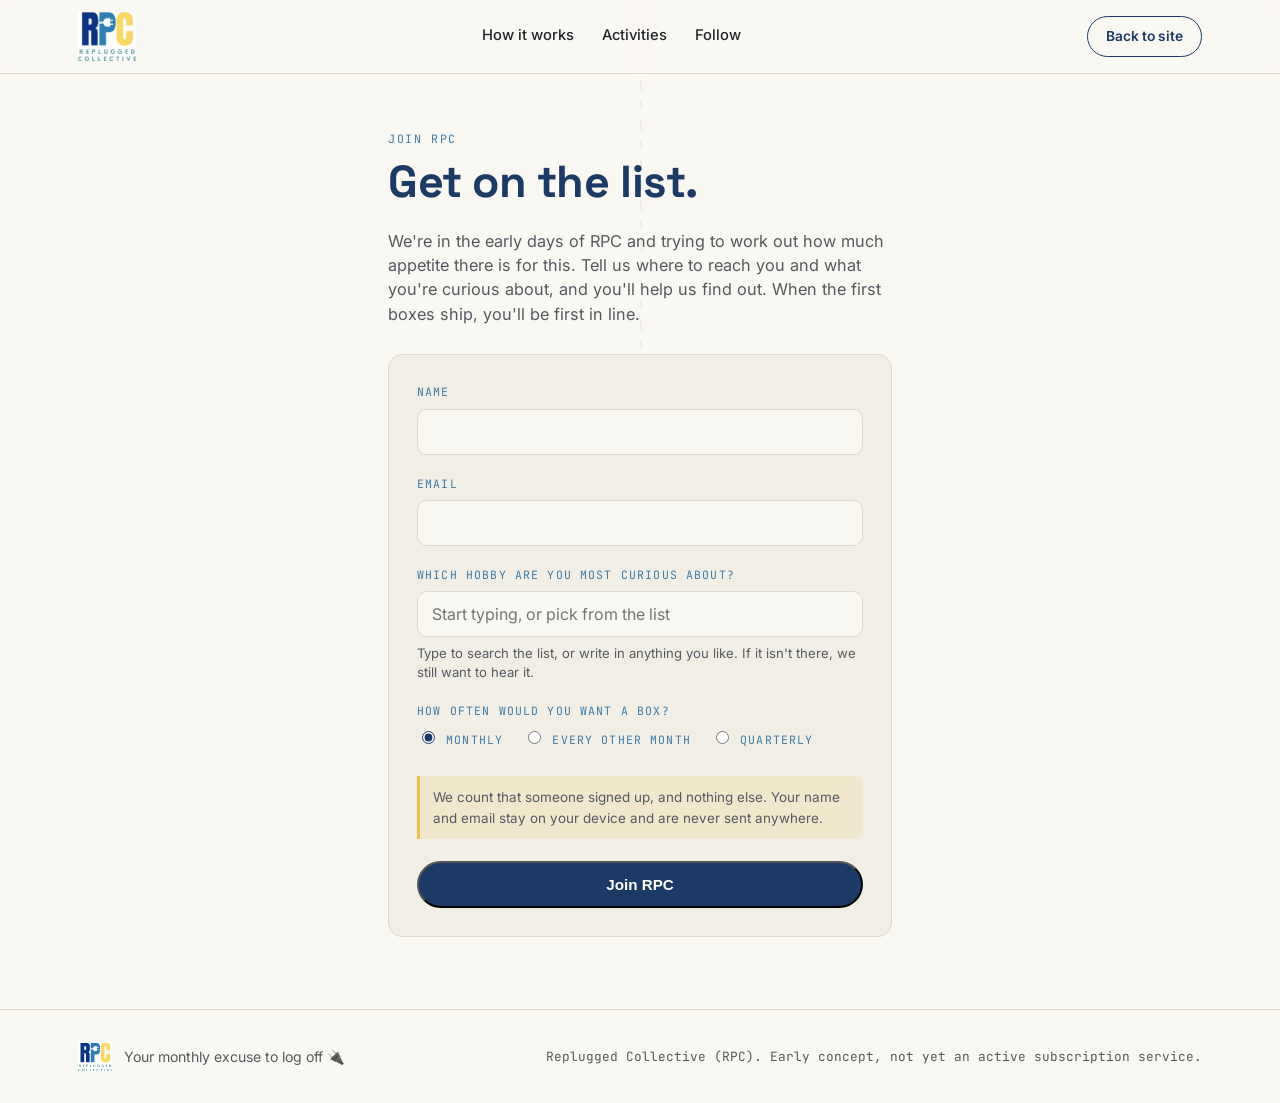
<file: signup.html>
<!DOCTYPE html>
<html lang="en">
<head>
<meta charset="UTF-8">
<meta name="viewport" content="width=device-width, initial-scale=1.0">
<title>Join RPC | Replugged Collective</title>
<link rel="icon" href="images/logo.jpg">
<link rel="preconnect" href="https://fonts.googleapis.com">
<link href="https://fonts.googleapis.com/css2?family=Space+Grotesk:wght@400;500;600;700&family=Inter:wght@400;500;600&family=JetBrains+Mono:wght@400;500&display=swap" rel="stylesheet">
<link rel="stylesheet" href="styles.css">
</head>
<body>

<div class="cord-line" aria-hidden="true"></div>

<header class="site-header">
  <div class="wrap header-inner">
    <a href="index.html" class="brand logo-crop">
      <img src="images/logo.jpg" alt="Replugged Collective logo">
    </a>
    <nav class="site-nav">
      <a href="index.html#how">How it works</a>
      <a href="index.html#activities">Activities</a>
      <a href="index.html#socials">Follow</a>
    </nav>
    <a href="index.html" class="btn btn-small btn-ghost">Back to site</a>
  </div>
</header>

<main id="top">

  <section class="signup">
    <div class="wrap signup-inner">

      <p class="eyebrow">Join RPC</p>
      <h1>Get on the list.</h1>
      <p class="signup-lead">We're in the early days of RPC and trying to work out how much appetite there is for this. Tell us where to reach you and what you're curious about, and you'll help us find out. When the first boxes ship, you'll be first in line.</p>

      <form class="signup-form" id="signup-form" novalidate>

        <div class="field">
          <label for="name">Name</label>
          <input type="text" id="name" name="name" autocomplete="name" required>
          <p class="field-error" data-error-for="name" hidden>Please enter your name.</p>
        </div>

        <div class="field">
          <label for="email">Email</label>
          <input type="email" id="email" name="email" autocomplete="email" required>
          <p class="field-error" data-error-for="email" hidden>Please enter a valid email address.</p>
        </div>

        <div class="field">
          <label for="hobby">Which hobby are you most curious about?</label>
          <div class="combo" data-combo>
            <input type="text" id="hobby" name="hobby" list="hobby-options" autocomplete="off"
                   placeholder="Start typing, or pick from the list">
            <!-- script.js swaps the native datalist for a scrollable listbox here -->
          </div>
          <p class="field-hint">Type to search the list, or write in anything you like. If it isn't there, we still want to hear it.</p>
          <datalist id="hobby-options">
            <option>Archery</option>
            <option>Baking</option>
            <option>Basketball</option>
            <option>Beekeeping</option>
            <option>Birdwatching</option>
            <option>Bouldering</option>
            <option>Boxing</option>
            <option>Bread making</option>
            <option>Calligraphy</option>
            <option>Camping</option>
            <option>Candle making</option>
            <option>Chess</option>
            <option>Cocktail making</option>
            <option>Crochet</option>
            <option>Cycling</option>
            <option>Dance</option>
            <option>Drawing</option>
            <option>Drumming</option>
            <option>Embroidery</option>
            <option>Fencing</option>
            <option>Fishing</option>
            <option>Flower arranging</option>
            <option>Gardening</option>
            <option>Golf</option>
            <option>Guitar</option>
            <option>Hiking</option>
            <option>Ice skating</option>
            <option>Jewelry making</option>
            <option>Journaling</option>
            <option>Kayaking</option>
            <option>Knitting</option>
            <option>Leatherwork</option>
            <option>Linocut printing</option>
            <option>Meditation</option>
            <option>Model building</option>
            <option>Origami</option>
            <option>Painting</option>
            <option>Photography</option>
            <option>Piano</option>
            <option>Pilates</option>
            <option>Pottery</option>
            <option>Puzzles</option>
            <option>Quilting</option>
            <option>Rock climbing</option>
            <option>Rollerblading</option>
            <option>Running</option>
            <option>Sewing</option>
            <option>Skateboarding</option>
            <option>Skiing</option>
            <option>Snowboarding</option>
            <option>Soccer</option>
            <option>Stargazing</option>
            <option>Surfing</option>
            <option>Swimming</option>
            <option>Table tennis</option>
            <option>Tennis</option>
            <option>Ukulele</option>
            <option>Volleyball</option>
            <option>Weightlifting</option>
            <option>Woodworking</option>
            <option>Yoga</option>
          </datalist>
        </div>

        <fieldset class="field">
          <legend>How often would you want a box?</legend>
          <div class="radio-row">
            <label class="radio"><input type="radio" name="cadence" value="monthly" checked> Monthly</label>
            <label class="radio"><input type="radio" name="cadence" value="every-other-month"> Every other month</label>
            <label class="radio"><input type="radio" name="cadence" value="quarterly"> Quarterly</label>
          </div>
        </fieldset>

        <p class="signup-note"
           data-note-local="We're still testing the idea, so this form doesn't transmit anything. Your answers stay on your device. Nothing leaves your browser."
           data-note-counted="We count that someone signed up, and nothing else. Your name and email stay on your device and are never sent anywhere.">We're still testing the idea, so this form doesn't transmit anything. Your answers stay on your device. Nothing leaves your browser.</p>

        <button type="submit" class="btn signup-submit">Join RPC</button>
      </form>

      <div class="signup-done" id="signup-done" hidden>
        <p class="eyebrow">Nice.</p>
        <h2>That's the idea, <span id="done-name">friend</span>.</h2>
        <p>Here's what we picked up:</p>
        <ul class="signup-summary" id="done-summary"></ul>
        <p class="signup-note"
           data-note-local="None of this was sent anywhere. It stayed in your browser, which is how we're keeping things while we gauge interest."
           data-note-counted="All we recorded is that one more person signed up. Your name and email never left your browser.">None of this was sent anywhere. It stayed in your browser, which is how we're keeping things while we gauge interest.</p>
        <a href="index.html" class="btn">Back to the site</a>
      </div>

      <!-- Private counters. Hidden unless you add ?stats to the URL. -->
      <section class="stats-panel" id="stats-panel" hidden>
        <p class="eyebrow">Interest so far</p>
        <div class="stats-row">
          <div class="stat">
            <span class="stat-num" id="stat-views">0</span>
            <span class="stat-label">page opens</span>
          </div>
          <div class="stat">
            <span class="stat-num" id="stat-signups">0</span>
            <span class="stat-label">details entered</span>
          </div>
          <div class="stat">
            <span class="stat-num" id="stat-rate">0%</span>
            <span class="stat-label">conversion</span>
          </div>
        </div>
        <p class="stats-caveat"><strong>This device only.</strong> These numbers come from your own browser's storage, so they count your visits and nobody else's. To count everyone, set <code>goatCounterCode</code> in <code>script.js</code>. See the README.</p>
        <button type="button" class="btn btn-outline-navy" id="stats-reset">Reset counters</button>
      </section>

    </div>
  </section>

</main>

<footer class="site-footer">
  <div class="wrap footer-inner">
    <div class="footer-brand">
      <span class="footer-mark logo-crop">
        <img src="images/logo.jpg" alt="Replugged Collective logo">
      </span>
      <p>Your monthly excuse to log off 🔌</p>
    </div>
    <p class="footer-note">Replugged Collective (RPC). Early concept, not yet an active subscription service.</p>
  </div>
</footer>

<script src="script.js"></script>
</body>
</html>
</file>
<file: styles.css>
:root {
  --navy: #1B3A66;
  --blue: #3E7CA6;
  --yellow: #F0C24C;
  --paper: #FAF8F3;
  --paper-dim: #F1EEE5;
  --ink: #22252A;
  --ink-soft: #55595F;
  --line: #DEDACC;

  --display: 'Space Grotesk', sans-serif;
  --body: 'Inter', sans-serif;
  --mono: 'JetBrains Mono', monospace;

  --radius: 14px;
  --wrap: 1180px;
}

* { box-sizing: border-box; }

html { scroll-behavior: smooth; }

@media (prefers-reduced-motion: reduce) {
  html { scroll-behavior: auto; }
  * { animation-duration: 0.001ms !important; animation-iteration-count: 1 !important; transition-duration: 0.001ms !important; }
}

body {
  margin: 0;
  font-family: var(--body);
  background: var(--paper);
  color: var(--ink);
  line-height: 1.5;
}

.wrap {
  max-width: var(--wrap);
  margin: 0 auto;
  padding: 0 28px;
}

a { color: inherit; }

h1, h2, h3 {
  font-family: var(--display);
  font-weight: 700;
  line-height: 1.08;
  margin: 0 0 0.5em;
  letter-spacing: -0.01em;
}

h2 { font-size: clamp(1.8rem, 3.2vw, 2.6rem); }
h3 { font-size: 1.2rem; margin-bottom: 0.4em; }

p { color: var(--ink-soft); margin: 0 0 1em; }

.eyebrow {
  font-family: var(--mono);
  text-transform: uppercase;
  letter-spacing: 0.14em;
  font-size: 0.72rem;
  color: var(--blue);
  margin: 0 0 0.9em;
}
.center { text-align: center; }
.section-sub.center { max-width: 520px; margin-left: auto; margin-right: auto; }

/* faint ambient cord line running down the page, nods at the plug/unplug motif */
.cord-line {
  position: fixed;
  top: 0;
  left: 50%;
  width: 2px;
  height: 100%;
  background: repeating-linear-gradient(to bottom, var(--line) 0 10px, transparent 10px 20px);
  opacity: 0.35;
  z-index: -1;
  pointer-events: none;
}

/* ---------- header ---------- */
.site-header {
  position: sticky;
  top: 0;
  z-index: 20;
  background: rgba(250, 248, 243, 0.88);
  backdrop-filter: blur(8px);
  border-bottom: 1px solid var(--line);
}
.header-inner {
  display: flex;
  align-items: center;
  justify-content: space-between;
  padding-top: 12px;
  padding-bottom: 12px;
}
/* logo.jpg is 1414x2000 but the mark only occupies the middle 36.2% x 21.7%,
   centred at 49.9% / 57.2%. Scale the file up inside a fixed box so the mark
   itself fills the box and the surrounding white padding is cropped away. */
.logo-crop {
  position: relative;
  display: block;
  overflow: hidden;
  flex: none;
  width: var(--logo-w);
  height: calc(var(--logo-w) / 1.18);
}
.logo-crop img {
  position: absolute;
  left: 50%;
  top: 50%;
  transform: translate(-49.9%, -57.2%);
  width: calc(var(--logo-w) / 0.362);
  max-width: none;
  display: block;
}

.brand { --logo-w: 58px; }
.site-nav { display: flex; gap: 28px; }
.site-nav a {
  text-decoration: none;
  font-size: 0.92rem;
  font-weight: 500;
  color: var(--ink);
  border-bottom: 2px solid transparent;
  padding-bottom: 2px;
  transition: border-color 0.2s ease;
}
.site-nav a:hover, .site-nav a:focus-visible { border-color: var(--yellow); }

/* Don't drop the nav on phones. Wrap it onto its own row under the logo so
   mobile visitors still get navigation without needing a hamburger menu. */
@media (max-width: 720px) {
  .header-inner { flex-wrap: wrap; row-gap: 8px; }
  .brand { order: 1; }
  .header-inner .btn-small { order: 2; }
  .site-nav {
    order: 3;
    width: 100%;
    justify-content: center;
    gap: 22px;
    font-size: 0.85rem;
    padding-top: 2px;
  }
}

/* ---------- buttons ---------- */
.btn {
  display: inline-block;
  background: var(--navy);
  color: #fff;
  text-decoration: none;
  font-weight: 600;
  font-size: 0.95rem;
  padding: 13px 24px;
  border-radius: 999px;
  transition: transform 0.18s ease, background 0.18s ease;
}
.btn:hover, .btn:focus-visible { background: var(--blue); transform: translateY(-1px); }
.btn-small { padding: 9px 18px; font-size: 0.86rem; }
.btn-ghost {
  background: transparent;
  color: var(--navy);
  border: 1.5px solid var(--navy);
}
.btn-ghost:hover, .btn-ghost:focus-visible { background: var(--navy); color: #fff; }

/* ---------- hero ---------- */
.hero { padding: 64px 0 40px; }
.hero-grid {
  display: grid;
  grid-template-columns: 1.05fr 0.95fr;
  gap: 48px;
  align-items: center;
}
.hero h1 {
  font-size: clamp(2.3rem, 5vw, 3.6rem);
  color: var(--navy);
}
.plug-wrap { display: inline-block; color: var(--yellow); margin-left: 0.05em; }
.plug-icon { display: inline-block; vertical-align: -0.08em; width: 0.85em; height: 0.85em; }
.plug-prong-group { transform-origin: 32px 24px; animation: plug-out 2.6s ease-in-out infinite; }
.plug-cord { stroke-dasharray: 30; animation: cord-slack 2.6s ease-in-out infinite; }

@keyframes plug-out {
  0%, 100% { transform: translateY(0); }
  35% { transform: translateY(-4px); }
  55% { transform: translateY(-4px); }
}
@keyframes cord-slack {
  0%, 100% { stroke-dashoffset: 0; }
  50% { stroke-dashoffset: 8; }
}

.hero-sub { font-size: 1.05rem; max-width: 46ch; }
.hero-actions { display: flex; gap: 14px; flex-wrap: wrap; margin: 22px 0 20px; }

.status-line {
  display: flex;
  align-items: center;
  gap: 8px;
  font-family: var(--mono);
  font-size: 0.78rem;
  color: var(--ink-soft);
  margin: 0;
}
.status-dot {
  width: 8px; height: 8px; border-radius: 50%;
  background: var(--yellow);
  box-shadow: 0 0 0 3px rgba(240, 194, 76, 0.25);
  animation: pulse 2.2s ease-in-out infinite;
}
@keyframes pulse {
  0%, 100% { opacity: 1; }
  50% { opacity: 0.4; }
}

/* social row tucked under the status line in the hero, label stacked above */
.hero-socials {
  display: flex;
  flex-direction: column;
  align-items: flex-start;
  gap: 10px;
  margin-top: 20px;
}
.hero-socials-label {
  font-family: var(--mono);
  font-size: 0.7rem;
  text-transform: uppercase;
  letter-spacing: 0.12em;
  color: var(--ink-soft);
}
.social-row-sm { margin-top: 0; gap: 10px; justify-content: flex-start; }
.social-row-sm .social-link { width: 38px; height: 38px; }

.hero-visual picture { display: block; }
.hero-banner {
  width: 100%;
  height: auto;
  border-radius: var(--radius);
  display: block;
}

@media (max-width: 860px) {
  .hero-grid { grid-template-columns: 1fr; gap: 28px; }
  .hero-visual { order: -1; }
  /* the banner is 2.7:1. Scaled to full phone width every object turns into an
     illegible smudge, so crop to a taller slice instead of shrinking it */
  .hero-banner {
    aspect-ratio: 2 / 1;
    object-fit: cover;
  }
}
@media (max-width: 560px) {
  .hero-banner { aspect-ratio: 3 / 2; }
}

/* ---------- about ---------- */
.about { padding: 40px 0 70px; }
.about-grid {
  display: grid;
  grid-template-columns: 1.1fr 0.9fr;
  gap: 48px;
  align-items: start;
}
.about-text h2 { color: var(--navy); }
.about-card {
  background: var(--paper-dim);
  border: 1px solid var(--line);
  border-radius: var(--radius);
  padding: 28px;
}
.about-card-label {
  font-family: var(--mono);
  font-size: 0.72rem;
  text-transform: uppercase;
  letter-spacing: 0.1em;
  color: var(--blue);
  margin-bottom: 14px;
}
.about-card-list { margin: 0; padding-left: 1.1em; color: var(--ink-soft); }
.about-card-list li { margin-bottom: 10px; }

@media (max-width: 860px) {
  .about-grid { grid-template-columns: 1fr; }
}

/* ---------- how it works ---------- */
.how { padding: 60px 0; background: var(--paper-dim); border-top: 1px solid var(--line); border-bottom: 1px solid var(--line); }
.how-steps {
  display: grid;
  grid-template-columns: repeat(3, 1fr);
  gap: 28px;
  margin-top: 40px;
}
.how-step {
  background: var(--paper);
  border: 1px solid var(--line);
  border-radius: var(--radius);
  padding: 26px;
}
.how-num {
  font-family: var(--mono);
  color: var(--yellow);
  -webkit-text-stroke: 1px var(--navy);
  font-size: 1.6rem;
  font-weight: 700;
  display: block;
  margin-bottom: 10px;
}

@media (max-width: 780px) {
  .how-steps { grid-template-columns: 1fr; }
}

/* ---------- activities ---------- */
.activities { padding: 70px 0; }

/* Carousel. Before JS runs the track is a plain grid, so the cards are all
   visible and readable even if the script never loads. */
.carousel { position: relative; margin-top: 40px; }
.carousel-viewport { overflow: hidden; }
.carousel-track {
  display: grid;
  grid-template-columns: repeat(3, 1fr);
  gap: 26px;
}
.carousel.is-ready .carousel-track {
  display: flex;
  gap: 26px;
  transition: transform 0.45s cubic-bezier(0.4, 0, 0.2, 1);
  will-change: transform;
}
.carousel.is-ready .activity-card { min-width: 0; }

.carousel-btn {
  position: absolute;
  top: 38%;
  transform: translateY(-50%);
  width: 40px;
  height: 40px;
  border-radius: 50%;
  border: 1.5px solid var(--line);
  background: rgba(255, 255, 255, 0.95);
  color: var(--navy);
  display: none;
  align-items: center;
  justify-content: center;
  cursor: pointer;
  box-shadow: 0 4px 14px rgba(27, 58, 102, 0.12);
  transition: background 0.18s ease, color 0.18s ease, transform 0.18s ease;
}
.carousel.is-ready .carousel-btn { display: flex; }
.carousel-btn:hover, .carousel-btn:focus-visible {
  background: var(--navy);
  color: var(--yellow);
  border-color: var(--navy);
}
.carousel-prev { left: -18px; }
.carousel-next { right: -18px; }

.carousel-dots {
  display: none;
  justify-content: center;
  gap: 8px;
  margin-top: 24px;
}
.carousel.is-ready .carousel-dots { display: flex; }
.carousel-dot {
  width: 8px;
  height: 8px;
  padding: 0;
  border-radius: 50%;
  border: 0;
  background: var(--line);
  cursor: pointer;
  transition: background 0.2s ease, width 0.2s ease;
}
.carousel-dot.is-active { background: var(--navy); width: 22px; border-radius: 999px; }

@media (max-width: 1240px) {
  .carousel-prev { left: 4px; }
  .carousel-next { right: 4px; }
}
.activity-card {
  background: #fff;
  border: 1px solid var(--line);
  border-radius: var(--radius);
  overflow: hidden;
  transition: transform 0.2s ease, box-shadow 0.2s ease;
}
.activity-card:hover { transform: translateY(-3px); box-shadow: 0 10px 24px rgba(27, 58, 102, 0.1); }
.activity-card h3, .activity-card p { padding-left: 20px; padding-right: 20px; }
.activity-card h3 { margin-top: 18px; color: var(--navy); }
.activity-card p { font-size: 0.92rem; padding-bottom: 20px; }

/* Image slot: the note sits underneath, so a photo that loads simply covers it.
   If the file isn't in images/ yet, script.js drops the broken <img> and adds
   .is-empty, leaving the hatched placeholder on show. */
.activity-media {
  position: relative;
  overflow: hidden;
  aspect-ratio: 4 / 3;
  background:
    repeating-linear-gradient(135deg, var(--paper-dim) 0 12px, #fff 12px 24px);
  border-bottom: 1px solid var(--line);
  display: flex;
  align-items: center;
  justify-content: center;
  text-align: center;
  padding: 12px;
}
.activity-media.is-empty { border-bottom-style: dashed; }

/* cover, not fill. The source photos are tall portrait shots in a 4:3 slot */
.activity-photo {
  position: absolute;
  inset: 0;
  width: 100%;
  height: 100%;
  object-fit: cover;
  display: block;
}
/* must come after the rule above: display:block would otherwise beat the
   [hidden] attribute's own display:none and leave alt text on the placeholder */
.activity-photo[hidden] { display: none; }

.activity-media-note {
  font-family: var(--mono);
  font-size: 0.72rem;
  color: var(--ink-soft);
  background: rgba(250, 248, 243, 0.9);
  padding: 8px 10px;
  border-radius: 8px;
  line-height: 1.5;
}
.activity-media-note code { color: var(--navy); }

@media (max-width: 900px) {
  .carousel-track { grid-template-columns: repeat(2, 1fr); }
}
@media (max-width: 560px) {
  .carousel-track { grid-template-columns: 1fr; }
  .carousel.is-ready .carousel-track { gap: 18px; }
  .carousel-btn { width: 36px; height: 36px; }
}

/* ---------- join ---------- */
.join {
  background: var(--navy);
  color: #fff;
  padding: 70px 0;
  text-align: center;
}
.join-inner { max-width: 560px; margin: 0 auto; }
.join .eyebrow { color: var(--yellow); }
.join h2 { color: #fff; }
.join-sub { color: rgba(255,255,255,0.75); margin-bottom: 26px; }
.join .btn { background: var(--yellow); color: var(--navy); }
.join .btn:hover, .join .btn:focus-visible { background: #fff; }

/* stacked CTAs: Join RPC leads, "Notify me" is the quieter second option */
.join-actions {
  display: flex;
  flex-direction: column;
  align-items: center;
  gap: 12px;
}
.join-actions .btn { min-width: 260px; }
.join .btn-outline {
  background: transparent;
  color: #fff;
  border: 1.5px solid rgba(255, 255, 255, 0.45);
}
.join .btn-outline:hover, .join .btn-outline:focus-visible {
  background: #fff;
  color: var(--navy);
  border-color: #fff;
}

@media (max-width: 560px) {
  .join-actions .btn { min-width: 0; width: 100%; }
}

/* ---------- socials ---------- */
.socials { padding: 56px 0; }
.social-row {
  display: flex;
  justify-content: center;
  gap: 18px;
  margin-top: 24px;
}
.social-link {
  width: 46px; height: 46px;
  border-radius: 50%;
  border: 1.5px solid var(--line);
  display: flex; align-items: center; justify-content: center;
  color: var(--navy);
  text-decoration: none;
  background: #fff;
  transition: background 0.18s ease, border-color 0.18s ease, transform 0.18s ease;
}

/* Each mark carries its own brand colour. Instagram is a gradient, defined once
   in the hidden <svg> sprite at the top of index.html. */
.social-facebook  { color: #1877F2; }
.social-tiktok    { color: #010101; }
.social-reddit    { color: #FF4500; }
.social-x         { color: #000000; }
.social-instagram { color: #DD2A7B; }

/* on hover the circle fills with the brand colour and the mark goes white */
.social-link:hover, .social-link:focus-visible {
  background: currentColor;
  border-color: currentColor;
  transform: translateY(-2px);
}
.social-link:hover svg path,
.social-link:focus-visible svg path { fill: #fff; }

/* ---------- signup page ---------- */
.signup { padding: 56px 0 72px; }
.signup-inner { max-width: 560px; margin: 0 auto; }
.signup h1 { font-size: clamp(2rem, 4.4vw, 2.8rem); color: var(--navy); }
.signup-lead { font-size: 1.02rem; margin-bottom: 28px; }

.signup-form {
  background: var(--paper-dim);
  border: 1px solid var(--line);
  border-radius: var(--radius);
  padding: 28px;
}

.field { margin: 0 0 20px; border: 0; padding: 0; }
.field label, .field legend {
  display: block;
  font-family: var(--mono);
  font-size: 0.72rem;
  text-transform: uppercase;
  letter-spacing: 0.1em;
  color: var(--blue);
  margin-bottom: 8px;
  padding: 0;
}
.field input[type="text"],
.field input[type="email"],
.field select {
  width: 100%;
  font-family: var(--body);
  font-size: 1rem;
  color: var(--ink);
  background: var(--paper);
  border: 1.5px solid var(--line);
  border-radius: 10px;
  padding: 12px 14px;
  transition: border-color 0.18s ease;
}
.field input:focus, .field select:focus { border-color: var(--blue); }
.field input.has-error, .field select.has-error { border-color: #C0453B; }

.field-error {
  margin: 6px 0 0;
  font-size: 0.82rem;
  color: #C0453B;
}
.field-hint {
  margin: 7px 0 0;
  font-size: 0.82rem;
  line-height: 1.45;
  color: var(--ink-soft);
}

/* ---------- hobby combobox ---------- */
.combo { position: relative; }
.combo-list {
  position: absolute;
  top: calc(100% + 5px);
  left: 0;
  right: 0;
  z-index: 30;
  margin: 0;
  padding: 4px;
  list-style: none;
  background: var(--paper);
  border: 1.5px solid var(--line);
  border-radius: 10px;
  box-shadow: 0 12px 28px rgba(27, 58, 102, 0.15);
  /* exactly five 40px rows, then it scrolls */
  max-height: calc(5 * 40px + 8px);
  overflow-y: auto;
  overscroll-behavior: contain;
}
.combo-option {
  height: 40px;
  display: flex;
  align-items: center;
  padding: 0 12px;
  border-radius: 7px;
  font-size: 0.95rem;
  color: var(--ink);
  cursor: pointer;
}
.combo-option:hover,
.combo-option.is-active { background: var(--paper-dim); }

/* keep the scrollbar from looking like a system afterthought */
.combo-list::-webkit-scrollbar { width: 10px; }
.combo-list::-webkit-scrollbar-thumb {
  background: var(--line);
  border-radius: 999px;
  border: 3px solid var(--paper);
}

/* ---------- stats panel (signup.html?stats) ---------- */
.stats-panel {
  margin-top: 36px;
  padding: 24px;
  border: 1px solid var(--line);
  border-radius: var(--radius);
  background: var(--paper-dim);
}
.stats-row {
  display: flex;
  gap: 14px;
  margin-bottom: 16px;
}
.stat {
  flex: 1;
  background: var(--paper);
  border: 1px solid var(--line);
  border-radius: 10px;
  padding: 16px 12px;
  text-align: center;
}
.stat-num {
  display: block;
  font-family: var(--display);
  font-size: 1.9rem;
  font-weight: 700;
  color: var(--navy);
  line-height: 1.1;
}
.stat-label {
  display: block;
  margin-top: 4px;
  font-family: var(--mono);
  font-size: 0.68rem;
  text-transform: uppercase;
  letter-spacing: 0.08em;
  color: var(--ink-soft);
}
.stats-caveat {
  font-size: 0.84rem;
  line-height: 1.55;
  margin-bottom: 16px;
}
.stats-caveat strong { color: var(--ink); }
.btn-outline-navy {
  background: transparent;
  color: var(--navy);
  border: 1.5px solid var(--navy);
  font-size: 0.86rem;
  padding: 9px 18px;
  cursor: pointer;
  font-family: var(--body);
}
.btn-outline-navy:hover, .btn-outline-navy:focus-visible {
  background: var(--navy);
  color: #fff;
}

@media (max-width: 560px) {
  .stats-row { flex-direction: column; }
}

.radio-row { display: flex; flex-wrap: wrap; gap: 8px 20px; }
.radio {
  display: flex;
  align-items: center;
  gap: 7px;
  font-family: var(--body);
  font-size: 0.94rem;
  text-transform: none;
  letter-spacing: normal;
  color: var(--ink);
  margin: 0;
}
.radio input { accent-color: var(--navy); }

.signup-note {
  font-size: 0.84rem;
  line-height: 1.55;
  color: var(--ink-soft);
  background: rgba(240, 194, 76, 0.16);
  border-left: 3px solid var(--yellow);
  border-radius: 0 8px 8px 0;
  padding: 11px 13px;
  margin: 0 0 22px;
}
.signup-submit { width: 100%; text-align: center; }

.signup-done { text-align: center; }
.signup-done h2 { color: var(--navy); }
.signup-summary {
  list-style: none;
  margin: 0 0 22px;
  padding: 0;
  text-align: left;
  border: 1px solid var(--line);
  border-radius: var(--radius);
  overflow: hidden;
}
.signup-summary li {
  display: flex;
  justify-content: space-between;
  gap: 16px;
  padding: 12px 16px;
  font-size: 0.94rem;
  border-bottom: 1px solid var(--line);
  word-break: break-word;
}
.signup-summary li:last-child { border-bottom: 0; }
.signup-summary span {
  font-family: var(--mono);
  font-size: 0.72rem;
  text-transform: uppercase;
  letter-spacing: 0.08em;
  color: var(--blue);
  flex: none;
}
.signup-done:focus { outline: none; }

@media (max-width: 560px) {
  .signup { padding: 36px 0 52px; }
  .signup-form { padding: 20px; }
  .radio-row { flex-direction: column; gap: 10px; }
}

/* ---------- footer ---------- */
.site-footer {
  border-top: 1px solid var(--line);
  padding: 32px 0;
}
.footer-inner {
  display: flex;
  align-items: center;
  justify-content: space-between;
  flex-wrap: wrap;
  gap: 16px;
}
.footer-brand { display: flex; align-items: center; gap: 12px; }
.footer-mark { --logo-w: 34px; }
.footer-brand p { margin: 0; font-size: 0.88rem; color: var(--ink-soft); }
.footer-note { font-size: 0.8rem; color: var(--ink-soft); margin: 0; font-family: var(--mono); }

:focus-visible { outline: 2px solid var(--blue); outline-offset: 2px; }

/* ---------- mobile polish ---------- */
@media (max-width: 560px) {
  .wrap { padding: 0 20px; }

  /* the desktop section rhythm leaves a lot of dead space on a phone */
  .hero { padding: 28px 0 32px; }
  .about { padding: 32px 0 52px; }
  .how, .activities { padding: 52px 0; }
  .join { padding: 56px 0; }
  .socials { padding: 44px 0; }

  .about-grid, .how-steps { gap: 20px; }
  .about-card { padding: 22px; }

  /* full-width CTAs are easier to hit with a thumb */
  .hero-actions { gap: 10px; }
  .hero-actions .btn { flex: 1 1 100%; text-align: center; }

  .footer-inner { flex-direction: column; align-items: flex-start; gap: 12px; }
}
</file>
